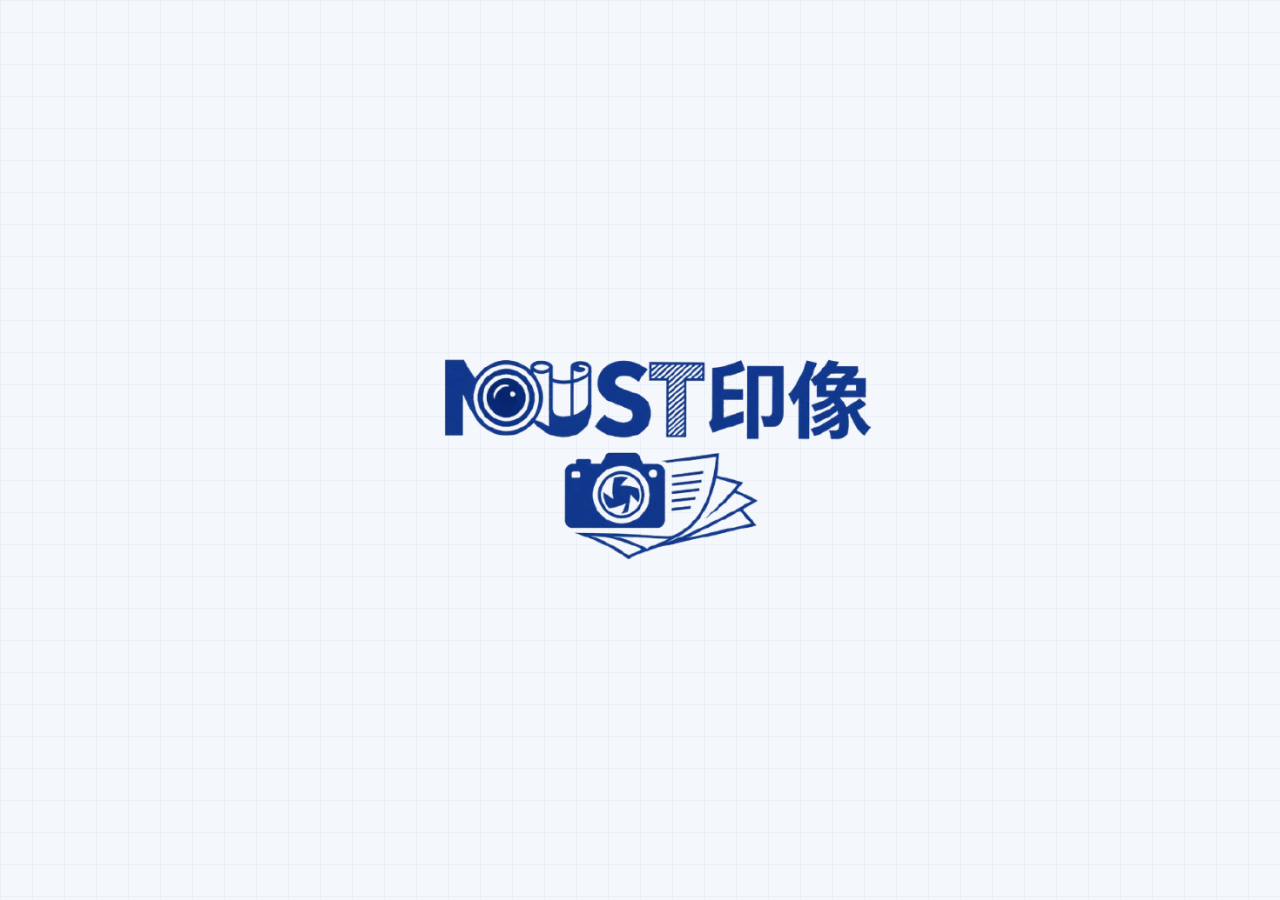
<file: index.html>
<!DOCTYPE html>
<html lang="zh-CN">

<head>
    <meta charset="UTF-8">
    <meta name="viewport" content="width=device-width, initial-scale=1.0">
    <title>MUSTEP 印像 - 澳门影像打印馆</title>
    <style>
        * {
            margin: 0;
            padding: 0;
            box-sizing: border-box;
        }

        body {
         
            min-height: 100vh;
            display: flex;
            align-items: center;
            justify-content: center;
            overflow: hidden;
        }

        .splash {
            position: fixed;
            top: 0;
            left: 0;
            width: 100%;
            height: 100%;
            background-color: #f4f7fb;
            background-image:
                linear-gradient(rgba(15, 54, 142, 0.03) 1px, transparent 1px),
                linear-gradient(90deg, rgba(15, 54, 142, 0.03) 1px, transparent 1px);
            background-size: 32px 32px;
            display: flex;
            align-items: center;
            justify-content: center;
            z-index: 9999;
        }

        .splash-img {
            width: 580px;
            height: auto;
            max-width: 70vw;
            opacity: 0;
            transform: scale(1.3);
        }

        .splash-img.zoom-in {
            opacity: 1;
            transform: scale(1);
            transition:
                transform 1.8s cubic-bezier(0.25, 0.46, 0.45, 0.94),
                opacity 1s ease;
        }

        .splash-img.move-to-corner {
            transform: translate(-35vw, -40vh) scale(0.35);
            transition:
                transform 1.5s cubic-bezier(0.25, 0.46, 0.45, 0.94),
                opacity 0.8s ease;
            opacity: 1;
        }

        .splash.done {
            opacity: 0;
            transition: opacity 0.6s ease;
            pointer-events: none;
        }
    </style>
</head>

<body>
    <div id="splash" class="splash">
        <img src="./images/first-stage.webp" alt="MUSTEP 印像" class="splash-img">
    </div>

    <script>
        // Splash Animation
        const splash = document.getElementById('splash');
        const splashImg = document.querySelector('.splash-img');

        function startSplash() {
            if (!splash || !splashImg) return;

            requestAnimationFrame(() => {
                splashImg.classList.add('zoom-in');
            });

            setTimeout(() => {
                splashImg.classList.add('move-to-corner');
            }, 2500);

            setTimeout(() => {
                window.location.href = './home.html';
            }, 4000);
        }

        if (document.readyState === 'loading') {
            document.addEventListener('DOMContentLoaded', startSplash);
        } else {
            startSplash();
        }
    </script>
</body>

</html>
</file>
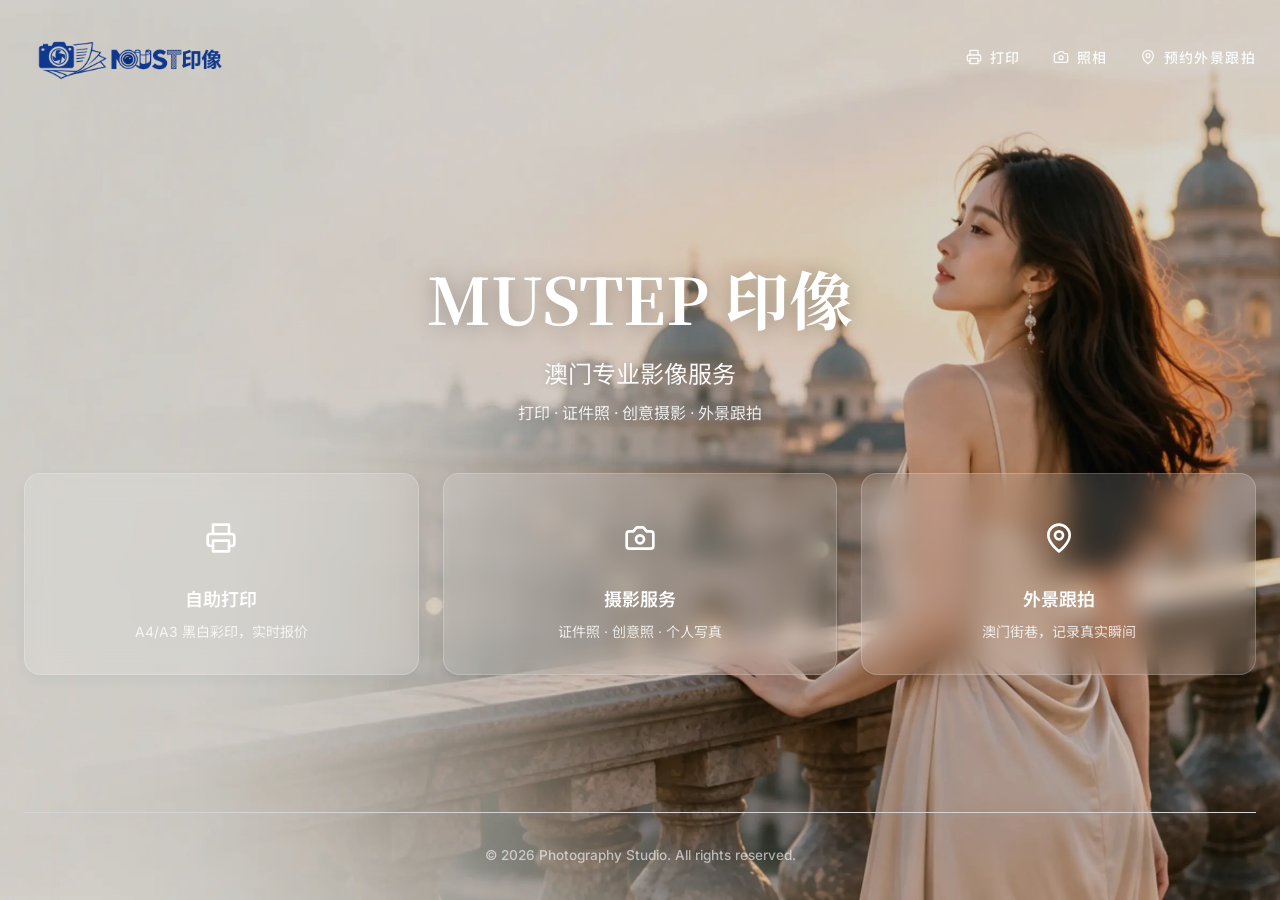
<file: home.html>
<!DOCTYPE html>
<html lang="zh-CN">

<head>
    <meta charset="UTF-8">
    <meta name="viewport" content="width=device-width, initial-scale=1.0">
    <title>澳门影像打印馆 - MUSTEP 印像</title>
    <link rel="preconnect" href="https://fonts.googleapis.com">
    <link rel="preconnect" href="https://fonts.gstatic.com" crossorigin>
    <link
        href="https://fonts.googleapis.com/css2?family=Cormorant+Garamond:ital,wght@0,400;0,600;0,700;1,400&family=Inter:wght@300;400;500;600&family=Noto+Sans+SC:wght@300;400;500;700&family=Noto+Serif+SC:wght@400;700&display=swap"
        rel="stylesheet">
    <link rel="stylesheet" href="styles.css">
</head>

<body class="home-body">
    <div class="home-bg">
        <img src="images/hero-1.webp" alt="澳门影像打印馆" class="home-bg-image">
        <div class="home-bg-overlay"></div>
    </div>

    <div class="page-wrapper home-page-wrapper">
        <div class="container">
            <!-- Header -->
            <header class="header home-header">
                <a href="home.html" class="logo">
                    <img src="images/second-stage.webp" alt="MUSTEP 印像" class="header-logo-img">
                </a>

                <nav class="nav-desktop">
                    <a href="print.html" class="nav-btn nav-btn-light">
                        <svg xmlns="http://www.w3.org/2000/svg" width="16" height="16" viewBox="0 0 24 24" fill="none"
                            stroke="currentColor" stroke-width="2" stroke-linecap="round" stroke-linejoin="round">
                            <polyline points="6 9 6 2 18 2 18 9" />
                            <path d="M6 18H4a2 2 0 0 1-2-2v-5a2 2 0 0 1 2-2h16a2 2 0 0 1 2 2v5a2 2 0 0 1-2 2h-2" />
                            <rect width="12" height="8" x="6" y="14" />
                        </svg> 打印
                    </a>
                    <a href="photo.html" class="nav-btn nav-btn-light">
                        <svg xmlns="http://www.w3.org/2000/svg" width="16" height="16" viewBox="0 0 24 24" fill="none"
                            stroke="currentColor" stroke-width="2" stroke-linecap="round" stroke-linejoin="round">
                            <path
                                d="M14.5 4h-5L7 7H4a2 2 0 0 0-2 2v9a2 2 0 0 0 2 2h16a2 2 0 0 0 2-2V9a2 2 0 0 0-2-2h-3l-2.5-3z" />
                            <circle cx="12" cy="13" r="3" />
                        </svg> 照相
                    </a>
                    <a href="location.html" class="nav-btn nav-btn-light">
                        <svg xmlns="http://www.w3.org/2000/svg" width="16" height="16" viewBox="0 0 24 24" fill="none"
                            stroke="currentColor" stroke-width="2" stroke-linecap="round" stroke-linejoin="round">
                            <path d="M20 10c0 6-8 12-8 12s-8-6-8-12a8 8 0 0 1 16 0Z" />
                            <circle cx="12" cy="10" r="3" />
                        </svg> 预约外景跟拍
                    </a>
                </nav>
            </header>

            <!-- Mobile Tabs -->
            <div class="mobile-tabs mobile-tabs-light">
                <a href="print.html" class="mobile-tab">
                    <svg xmlns="http://www.w3.org/2000/svg" width="16" height="16" viewBox="0 0 24 24" fill="none"
                        stroke="currentColor" stroke-width="2" stroke-linecap="round" stroke-linejoin="round">
                        <polyline points="6 9 6 2 18 2 18 9" />
                        <path d="M6 18H4a2 2 0 0 1-2-2v-5a2 2 0 0 1 2-2h16a2 2 0 0 1 2 2v5a2 2 0 0 1-2 2h-2" />
                        <rect width="12" height="8" x="6" y="14" />
                    </svg> <span>打印</span>
                </a>
                <a href="photo.html" class="mobile-tab">
                    <svg xmlns="http://www.w3.org/2000/svg" width="16" height="16" viewBox="0 0 24 24" fill="none"
                        stroke="currentColor" stroke-width="2" stroke-linecap="round" stroke-linejoin="round">
                        <path
                            d="M14.5 4h-5L7 7H4a2 2 0 0 0-2 2v9a2 2 0 0 0 2 2h16a2 2 0 0 0 2-2V9a2 2 0 0 0-2-2h-3l-2.5-3z" />
                        <circle cx="12" cy="13" r="3" />
                    </svg> <span>照相</span>
                </a>
                <a href="location.html" class="mobile-tab">
                    <svg xmlns="http://www.w3.org/2000/svg" width="16" height="16" viewBox="0 0 24 24" fill="none"
                        stroke="currentColor" stroke-width="2" stroke-linecap="round" stroke-linejoin="round">
                        <path d="M20 10c0 6-8 12-8 12s-8-6-8-12a8 8 0 0 1 16 0Z" />
                        <circle cx="12" cy="10" r="3" />
                    </svg> <span>外景</span>
                </a>
            </div>

            <main class="main-content home-main">
                <!-- Hero Content -->
                <section class="home-hero-content">
                    <h1 class="home-hero-title-main">MUSTEP 印像</h1>
                    <p class="home-hero-subtitle-main">澳门专业影像服务</p>
                    <p class="home-hero-desc-main">打印 · 证件照 · 创意摄影 · 外景跟拍</p>
                </section>

                <!-- Services Section -->
                <section class="services-section-home">
                    <div class="hero-services hero-services-home">
                        <a href="print.html" class="hero-card hero-card-glass">
                            <div class="hero-card-icon">
                                <svg xmlns="http://www.w3.org/2000/svg" width="32" height="32" viewBox="0 0 24 24"
                                    fill="none" stroke="currentColor" stroke-width="2" stroke-linecap="round"
                                    stroke-linejoin="round">
                                    <polyline points="6 9 6 2 18 2 18 9" />
                                    <path
                                        d="M6 18H4a2 2 0 0 1-2-2v-5a2 2 0 0 1 2-2h16a2 2 0 0 1 2 2v5a2 2 0 0 1-2 2h-2" />
                                    <rect width="12" height="8" x="6" y="14" />
                                </svg>
                            </div>
                            <h3 class="hero-card-title">自助打印</h3>
                            <p class="hero-card-desc">A4/A3 黑白彩印，实时报价</p>
                        </a>

                        <a href="photo.html" class="hero-card hero-card-glass">
                            <div class="hero-card-icon">
                                <svg xmlns="http://www.w3.org/2000/svg" width="32" height="32" viewBox="0 0 24 24"
                                    fill="none" stroke="currentColor" stroke-width="2" stroke-linecap="round"
                                    stroke-linejoin="round">
                                    <path
                                        d="M14.5 4h-5L7 7H4a2 2 0 0 0-2 2v9a2 2 0 0 0 2 2h16a2 2 0 0 0 2-2V9a2 2 0 0 0-2-2h-3l-2.5-3z" />
                                    <circle cx="12" cy="13" r="3" />
                                </svg>
                            </div>
                            <h3 class="hero-card-title">摄影服务</h3>
                            <p class="hero-card-desc">证件照 · 创意照 · 个人写真</p>
                        </a>

                        <a href="location.html" class="hero-card hero-card-glass">
                            <div class="hero-card-icon">
                                <svg xmlns="http://www.w3.org/2000/svg" width="32" height="32" viewBox="0 0 24 24"
                                    fill="none" stroke="currentColor" stroke-width="2" stroke-linecap="round"
                                    stroke-linejoin="round">
                                    <path d="M20 10c0 6-8 12-8 12s-8-6-8-12a8 8 0 0 1 16 0Z" />
                                    <circle cx="12" cy="10" r="3" />
                                </svg>
                            </div>
                            <h3 class="hero-card-title">外景跟拍</h3>
                            <p class="hero-card-desc">澳门街巷，记录真实瞬间</p>
                        </a>
                    </div>
                </section>
            </main>

            <!-- Footer -->
            <footer class="footer home-footer">
                <p class="footer-text footer-text-light">© 2026 Photography Studio. All rights reserved.</p>
            </footer>
        </div>
    </div>

    <script src="script.js"></script>
</body>

</html>
</file>
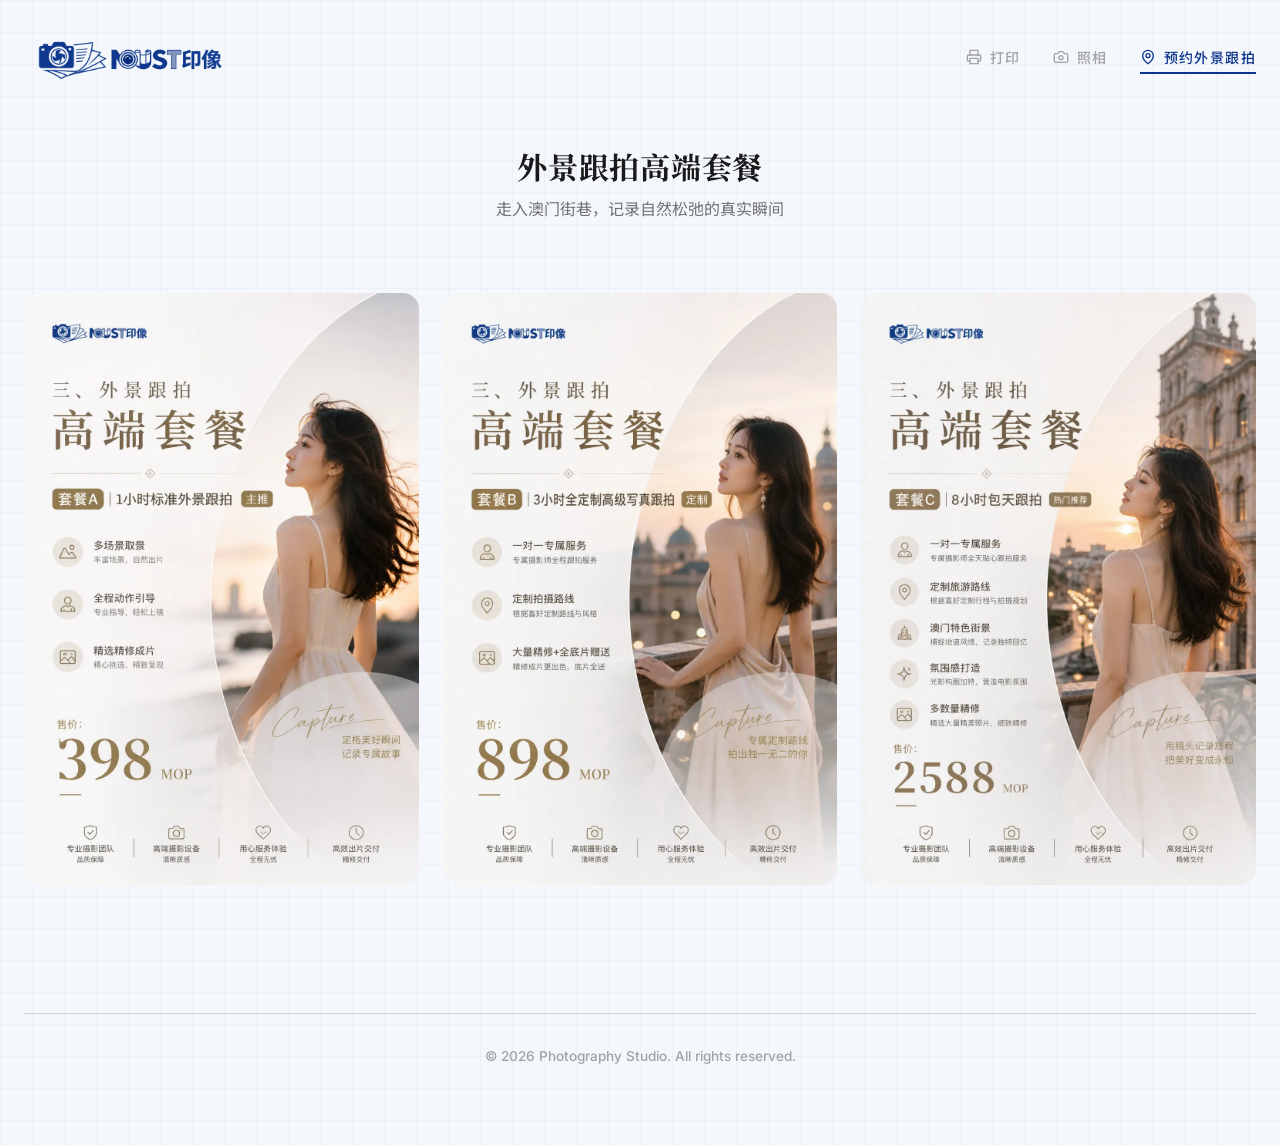
<file: location.html>
<!DOCTYPE html>
<html lang="zh-CN">

<head>
    <meta charset="UTF-8">
    <meta name="viewport" content="width=device-width, initial-scale=1.0">
    <title>外景跟拍 - 澳门影像打印馆</title>
    <link rel="preconnect" href="https://fonts.googleapis.com">
    <link rel="preconnect" href="https://fonts.gstatic.com" crossorigin>
    <link
        href="https://fonts.googleapis.com/css2?family=Cormorant+Garamond:ital,wght@0,400;0,600;0,700;1,400&family=Inter:wght@300;400;500;600&family=Noto+Sans+SC:wght@300;400;500;700&family=Noto+Serif+SC:wght@400;700&display=swap"
        rel="stylesheet">
    <link rel="stylesheet" href="styles.css">
</head>

<body>
    <div class="page-wrapper">
        <div class="container">
            <!-- Header -->
            <header class="header">
                <a href="home.html" class="logo">
                    <img src="images/second-stage.webp" alt="MUSTEP 印像" class="header-logo-img">
                </a>

                <nav class="nav-desktop">
                    <a href="print.html" class="nav-btn">
                        <svg xmlns="http://www.w3.org/2000/svg" width="16" height="16" viewBox="0 0 24 24" fill="none"
                            stroke="currentColor" stroke-width="2" stroke-linecap="round" stroke-linejoin="round">
                            <polyline points="6 9 6 2 18 2 18 9" />
                            <path d="M6 18H4a2 2 0 0 1-2-2v-5a2 2 0 0 1 2-2h16a2 2 0 0 1 2 2v5a2 2 0 0 1-2 2h-2" />
                            <rect width="12" height="8" x="6" y="14" />
                        </svg> 打印
                    </a>
                    <a href="photo.html" class="nav-btn">
                        <svg xmlns="http://www.w3.org/2000/svg" width="16" height="16" viewBox="0 0 24 24" fill="none"
                            stroke="currentColor" stroke-width="2" stroke-linecap="round" stroke-linejoin="round">
                            <path
                                d="M14.5 4h-5L7 7H4a2 2 0 0 0-2 2v9a2 2 0 0 0 2 2h16a2 2 0 0 0 2-2V9a2 2 0 0 0-2-2h-3l-2.5-3z" />
                            <circle cx="12" cy="13" r="3" />
                        </svg> 照相
                    </a>
                    <a href="location.html" class="nav-btn active">
                        <svg xmlns="http://www.w3.org/2000/svg" width="16" height="16" viewBox="0 0 24 24" fill="none"
                            stroke="currentColor" stroke-width="2" stroke-linecap="round" stroke-linejoin="round">
                            <path d="M20 10c0 6-8 12-8 12s-8-6-8-12a8 8 0 0 1 16 0Z" />
                            <circle cx="12" cy="10" r="3" />
                        </svg> 预约外景跟拍
                    </a>
                </nav>
            </header>

            <!-- Mobile Tabs -->
            <div class="mobile-tabs">
                <a href="print.html" class="mobile-tab">
                    <svg xmlns="http://www.w3.org/2000/svg" width="16" height="16" viewBox="0 0 24 24" fill="none"
                        stroke="currentColor" stroke-width="2" stroke-linecap="round" stroke-linejoin="round">
                        <polyline points="6 9 6 2 18 2 18 9" />
                        <path d="M6 18H4a2 2 0 0 1-2-2v-5a2 2 0 0 1 2-2h16a2 2 0 0 1 2 2v5a2 2 0 0 1-2 2h-2" />
                        <rect width="12" height="8" x="6" y="14" />
                    </svg> <span>打印</span>
                </a>
                <a href="photo.html" class="mobile-tab">
                    <svg xmlns="http://www.w3.org/2000/svg" width="16" height="16" viewBox="0 0 24 24" fill="none"
                        stroke="currentColor" stroke-width="2" stroke-linecap="round" stroke-linejoin="round">
                        <path
                            d="M14.5 4h-5L7 7H4a2 2 0 0 0-2 2v9a2 2 0 0 0 2 2h16a2 2 0 0 0 2-2V9a2 2 0 0 0-2-2h-3l-2.5-3z" />
                        <circle cx="12" cy="13" r="3" />
                    </svg> <span>照相</span>
                </a>
                <a href="location.html" class="mobile-tab active">
                    <svg xmlns="http://www.w3.org/2000/svg" width="16" height="16" viewBox="0 0 24 24" fill="none"
                        stroke="currentColor" stroke-width="2" stroke-linecap="round" stroke-linejoin="round">
                        <path d="M20 10c0 6-8 12-8 12s-8-6-8-12a8 8 0 0 1 16 0Z" />
                        <circle cx="12" cy="10" r="3" />
                    </svg> <span>外景跟拍</span>
                </a>
            </div>

            <main class="main-content">
                <!-- Section Header -->
                <div class="section-header">
                    <h2 class="section-title-center">外景跟拍高端套餐</h2>
                    <p class="section-subtitle-center">走入澳门街巷，记录自然松弛的真实瞬间</p>
                </div>

                <!-- Package Images Grid -->
                <section class="package-images-section">
                    <div class="package-images-grid">
                        <div class="package-image-item">
                            <img src="images/a.webp" alt="套餐A - 1小时标准外景跟拍" class="package-image">
                        </div>
                        <div class="package-image-item">
                            <img src="images/b.webp" alt="套餐B - 3小时全定制高级写真跟拍" class="package-image">
                        </div>
                        <div class="package-image-item">
                            <img src="images/c.webp" alt="套餐C - 8小时包天尊享游拍" class="package-image">
                        </div>
                    </div>
                </section>
            </main>

            <!-- Footer -->
            <footer class="footer">

                <p class="footer-text">© 2026 Photography Studio. All rights reserved.</p>
            </footer>
        </div>
    </div>

    <script src="script.js"></script>
</body>

</html>
</file>
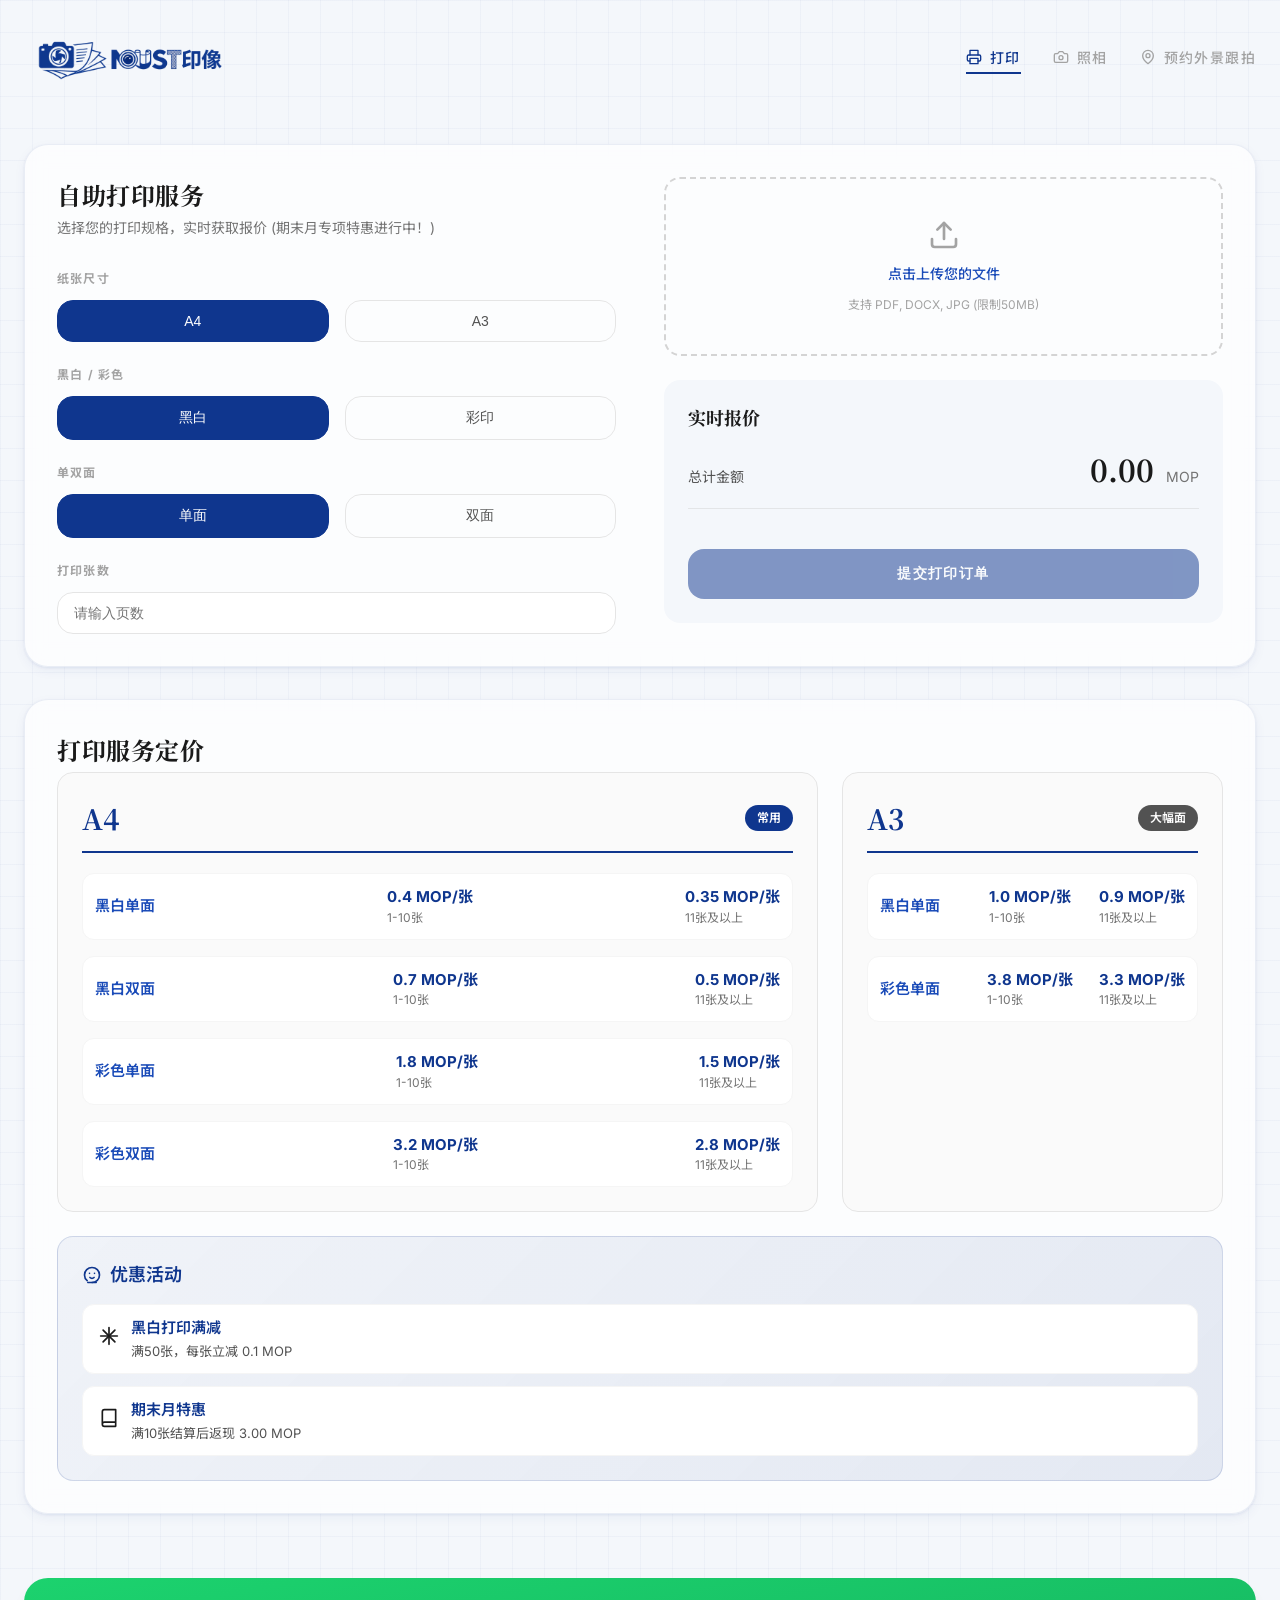
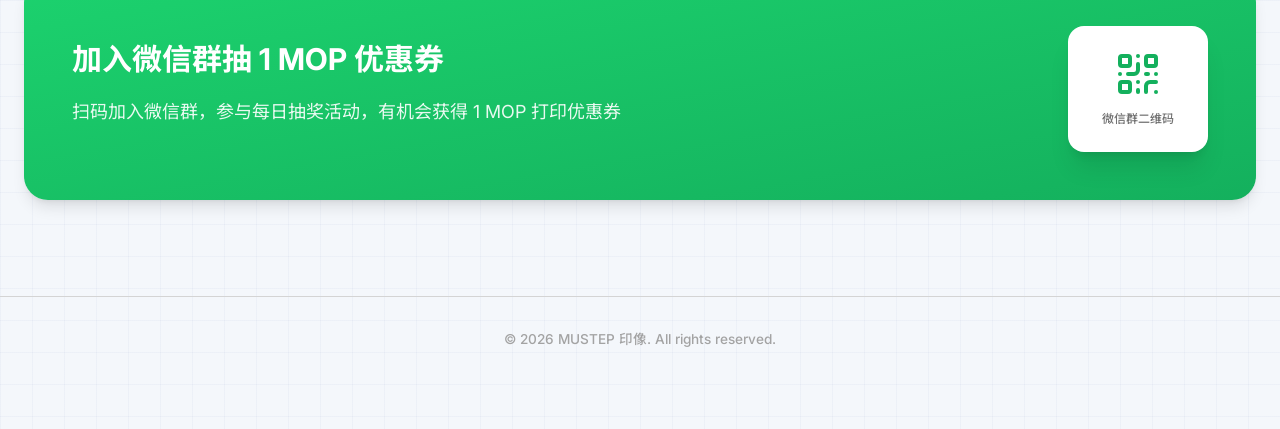
<file: print.html>
<!DOCTYPE html>
<html lang="zh-CN">

<head>
    <meta charset="UTF-8">
    <meta name="viewport" content="width=device-width, initial-scale=1.0">
    <title>自助打印 - 澳门影像打印馆</title>
    <link rel="preconnect" href="https://fonts.googleapis.com">
    <link rel="preconnect" href="https://fonts.gstatic.com" crossorigin>
    <link
        href="https://fonts.googleapis.com/css2?family=Cormorant+Garamond:ital,wght@0,400;0,600;0,700;1,400&family=Inter:wght@300;400;500;600&family=Noto+Sans+SC:wght@300;400;500;700&family=Noto+Serif+SC:wght@400;700&display=swap"
        rel="stylesheet">
    <link rel="stylesheet" href="styles.css">
</head>

<body>
    <div class="page-wrapper">
        <div class="container">
            <!-- Header -->
            <header class="header">
                <a href="home.html" class="logo">
                    <img src="images/second-stage.webp" alt="MUSTEP 印像" class="header-logo-img">
                </a>

                <nav class="nav-desktop">
                    <a href="print.html" class="nav-btn active">
                        <svg xmlns="http://www.w3.org/2000/svg" width="16" height="16" viewBox="0 0 24 24" fill="none"
                            stroke="currentColor" stroke-width="2" stroke-linecap="round" stroke-linejoin="round">
                            <polyline points="6 9 6 2 18 2 18 9" />
                            <path d="M6 18H4a2 2 0 0 1-2-2v-5a2 2 0 0 1 2-2h16a2 2 0 0 1 2 2v5a2 2 0 0 1-2 2h-2" />
                            <rect width="12" height="8" x="6" y="14" />
                        </svg> 打印
                    </a>
                    <a href="photo.html" class="nav-btn">
                        <svg xmlns="http://www.w3.org/2000/svg" width="16" height="16" viewBox="0 0 24 24" fill="none"
                            stroke="currentColor" stroke-width="2" stroke-linecap="round" stroke-linejoin="round">
                            <path
                                d="M14.5 4h-5L7 7H4a2 2 0 0 0-2 2v9a2 2 0 0 0 2 2h16a2 2 0 0 0 2-2V9a2 2 0 0 0-2-2h-3l-2.5-3z" />
                            <circle cx="12" cy="13" r="3" />
                        </svg> 照相
                    </a>
                    <a href="location.html" class="nav-btn">
                        <svg xmlns="http://www.w3.org/2000/svg" width="16" height="16" viewBox="0 0 24 24" fill="none"
                            stroke="currentColor" stroke-width="2" stroke-linecap="round" stroke-linejoin="round">
                            <path d="M20 10c0 6-8 12-8 12s-8-6-8-12a8 8 0 0 1 16 0Z" />
                            <circle cx="12" cy="10" r="3" />
                        </svg> 预约外景跟拍
                    </a>
                </nav>
            </header>

            <!-- Mobile Tabs -->
            <div class="mobile-tabs">
                <a href="print.html" class="mobile-tab active">
                    <svg xmlns="http://www.w3.org/2000/svg" width="16" height="16" viewBox="0 0 24 24" fill="none"
                        stroke="currentColor" stroke-width="2" stroke-linecap="round" stroke-linejoin="round">
                        <polyline points="6 9 6 2 18 2 18 9" />
                        <path d="M6 18H4a2 2 0 0 1-2-2v-5a2 2 0 0 1 2-2h16a2 2 0 0 1 2 2v5a2 2 0 0 1-2 2h-2" />
                        <rect width="12" height="8" x="6" y="14" />
                    </svg> <span>打印</span>
                </a>
                <a href="photo.html" class="mobile-tab">
                    <svg xmlns="http://www.w3.org/2000/svg" width="16" height="16" viewBox="0 0 24 24" fill="none"
                        stroke="currentColor" stroke-width="2" stroke-linecap="round" stroke-linejoin="round">
                        <path
                            d="M14.5 4h-5L7 7H4a2 2 0 0 0-2 2v9a2 2 0 0 0 2 2h16a2 2 0 0 0 2-2V9a2 2 0 0 0-2-2h-3l-2.5-3z" />
                        <circle cx="12" cy="13" r="3" />
                    </svg> <span>照相</span>
                </a>
                <a href="location.html" class="mobile-tab">
                    <svg xmlns="http://www.w3.org/2000/svg" width="16" height="16" viewBox="0 0 24 24" fill="none"
                        stroke="currentColor" stroke-width="2" stroke-linecap="round" stroke-linejoin="round">
                        <path d="M20 10c0 6-8 12-8 12s-8-6-8-12a8 8 0 0 1 16 0Z" />
                        <circle cx="12" cy="10" r="3" />
                    </svg> <span>外景</span>
                </a>
            </div>

            <main class="main-content">
                <!-- Print Section -->
                <section id="print-section">
                    <div class="card">
                        <div class="print-layout">
                            <div class="print-options">
                                <h2 class="section-title">自助打印服务</h2>
                                <p class="section-subtitle">选择您的打印规格，实时获取报价 (期末月专项特惠进行中！)</p>

                                <div class="options-list">
                                    <div class="option-group">
                                        <label class="option-label">纸张尺寸</label>
                                        <div class="option-buttons">
                                            <button data-size="A4" class="option-btn size-btn active">A4</button>
                                            <button data-size="A3" class="option-btn size-btn">A3</button>
                                        </div>
                                    </div>

                                    <div class="option-group">
                                        <label class="option-label">黑白 / 彩色</label>
                                        <div class="option-buttons">
                                            <button data-color="bw" class="option-btn color-btn active">黑白</button>
                                            <button data-color="color" class="option-btn color-btn">彩印</button>
                                        </div>
                                    </div>

                                    <div class="option-group">
                                        <label class="option-label">单双面</label>
                                        <div class="option-buttons">
                                            <button data-sides="single" class="option-btn sides-btn active">单面</button>
                                            <button data-sides="double" class="option-btn sides-btn">双面</button>
                                        </div>
                                    </div>

                                    <div class="option-group">
                                        <label class="option-label">打印张数</label>
                                        <input type="number" id="pages-input" min="0" placeholder="请输入页数"
                                            class="number-input">
                                    </div>
                                </div>
                            </div>

                            <div class="print-quote">
                                <div id="upload-area" class="upload-area">
                                    <input type="file" id="file-input" class="file-input"
                                        accept=".pdf,.docx,.jpg,.jpeg,.png">
                                    <div id="upload-placeholder" class="upload-placeholder">
                                        <svg xmlns="http://www.w3.org/2000/svg" width="32" height="32"
                                            viewBox="0 0 24 24" fill="none" stroke="currentColor" stroke-width="2"
                                            stroke-linecap="round" stroke-linejoin="round">
                                            <path d="M21 15v4a2 2 0 0 1-2 2H5a2 2 0 0 1-2-2v-4" />
                                            <polyline points="17 8 12 3 7 8" />
                                            <line x1="12" x2="12" y1="3" y2="15" />
                                        </svg>
                                        <span class="upload-text">点击上传您的文件</span>
                                        <span class="upload-hint">支持 PDF, DOCX, JPG (限制50MB)</span>
                                    </div>
                                    <div id="upload-success" class="upload-success hidden">
                                        <svg xmlns="http://www.w3.org/2000/svg" width="40" height="40"
                                            viewBox="0 0 24 24" fill="none" stroke="currentColor" stroke-width="2"
                                            stroke-linecap="round" stroke-linejoin="round">
                                            <circle cx="12" cy="12" r="10" />
                                            <path d="m9 12 2 2 4-4" />
                                        </svg>
                                        <span class="upload-text">文件已成功上传</span>
                                        <span id="upload-filename" class="upload-hint">Document_final.pdf</span>
                                    </div>
                                </div>

                                <div class="quote-box">
                                    <h3 class="quote-title">实时报价</h3>
                                    <div class="quote-row">
                                        <span class="quote-label">总计金额</span>
                                        <span class="quote-price"><span id="total-price">0.00</span> <span
                                                class="quote-currency">MOP</span></span>
                                    </div>

                                    <div id="discount-area" class="discount-area">
                                        <div id="bw-discount" class="discount-item discount-bw hidden">
                                            <span>已享黑白打印满50张减免</span>
                                            <span id="bw-discount-amount">- 0.00 MOP</span>
                                        </div>
                                        <div id="finals-discount" class="discount-item discount-finals hidden">
                                            <span>
                                                <svg xmlns="http://www.w3.org/2000/svg" width="16" height="16"
                                                    viewBox="0 0 24 24" fill="none" stroke="currentColor"
                                                    stroke-width="2" stroke-linecap="round" stroke-linejoin="round"
                                                    style="display: inline-block; vertical-align: middle; margin-right: 4px;">
                                                    <path d="M7 21h10" />
                                                    <path
                                                        d="M12 21a9 9 0 0 0 9-9c0-4.97-4.03-9-9-9-4.97 0-9 4.03-9 9 0 2.76 1.24 5.23 3.2 6.88" />
                                                    <path d="M9 10h.01" />
                                                    <path d="M15 10h.01" />
                                                    <path d="M9.5 15a3.5 3.5 0 0 0 5 0" />
                                                </svg>
                                                期末优惠：满10张结算后返现
                                            </span>
                                            <span>3.00 MOP</span>
                                        </div>
                                    </div>

                                    <button id="submit-order" class="submit-btn" disabled>提交打印订单</button>
                                </div>
                            </div>
                        </div>
                    </div>
                </section>

                <!-- Pricing Section -->
                <section class="pricing-section">
                    <div class="card">
                        <h2 class="section-title">打印服务定价</h2>

                        <div class="pricing-grid">
                            <!-- A4 Pricing -->
                            <div class="pricing-card">
                                <div class="pricing-header">
                                    <span class="pricing-size">A4</span>
                                    <span class="pricing-badge">常用</span>
                                </div>
                                <div class="pricing-content">
                                    <div class="pricing-item">
                                        <span class="pricing-type">黑白单面</span>
                                        <div class="pricing-detail">
                                            <span class="pricing-price">0.4 MOP/张</span>
                                            <span class="pricing-note">1-10张</span>
                                        </div>
                                        <div class="pricing-detail">
                                            <span class="pricing-price pricing-price-discount">0.35 MOP/张</span>
                                            <span class="pricing-note">11张及以上</span>
                                        </div>
                                    </div>
                                    <div class="pricing-item">
                                        <span class="pricing-type">黑白双面</span>
                                        <div class="pricing-detail">
                                            <span class="pricing-price">0.7 MOP/张</span>
                                            <span class="pricing-note">1-10张</span>
                                        </div>
                                        <div class="pricing-detail">
                                            <span class="pricing-price pricing-price-discount">0.5 MOP/张</span>
                                            <span class="pricing-note">11张及以上</span>
                                        </div>
                                    </div>
                                    <div class="pricing-item">
                                        <span class="pricing-type">彩色单面</span>
                                        <div class="pricing-detail">
                                            <span class="pricing-price">1.8 MOP/张</span>
                                            <span class="pricing-note">1-10张</span>
                                        </div>
                                        <div class="pricing-detail">
                                            <span class="pricing-price pricing-price-discount">1.5 MOP/张</span>
                                            <span class="pricing-note">11张及以上</span>
                                        </div>
                                    </div>
                                    <div class="pricing-item">
                                        <span class="pricing-type">彩色双面</span>
                                        <div class="pricing-detail">
                                            <span class="pricing-price">3.2 MOP/张</span>
                                            <span class="pricing-note">1-10张</span>
                                        </div>
                                        <div class="pricing-detail">
                                            <span class="pricing-price pricing-price-discount">2.8 MOP/张</span>
                                            <span class="pricing-note">11张及以上</span>
                                        </div>
                                    </div>
                                </div>
                            </div>

                            <!-- A3 Pricing -->
                            <div class="pricing-card">
                                <div class="pricing-header">
                                    <span class="pricing-size">A3</span>
                                    <span class="pricing-badge pricing-badge-secondary">大幅面</span>
                                </div>
                                <div class="pricing-content">
                                    <div class="pricing-item">
                                        <span class="pricing-type">黑白单面</span>
                                        <div class="pricing-detail">
                                            <span class="pricing-price">1.0 MOP/张</span>
                                            <span class="pricing-note">1-10张</span>
                                        </div>
                                        <div class="pricing-detail">
                                            <span class="pricing-price pricing-price-discount">0.9 MOP/张</span>
                                            <span class="pricing-note">11张及以上</span>
                                        </div>
                                    </div>
                                    <div class="pricing-item">
                                        <span class="pricing-type">彩色单面</span>
                                        <div class="pricing-detail">
                                            <span class="pricing-price">3.8 MOP/张</span>
                                            <span class="pricing-note">1-10张</span>
                                        </div>
                                        <div class="pricing-detail">
                                            <span class="pricing-price pricing-price-discount">3.3 MOP/张</span>
                                            <span class="pricing-note">11张及以上</span>
                                        </div>
                                    </div>
                                </div>
                            </div>
                        </div>

                        <!-- Promotions -->
                        <div class="promotions-box">
                            <h3 class="promotions-title">
                                <svg xmlns="http://www.w3.org/2000/svg" width="20" height="20" viewBox="0 0 24 24"
                                    fill="none" stroke="currentColor" stroke-width="2" stroke-linecap="round"
                                    stroke-linejoin="round">
                                    <path d="M7 21h10" />
                                    <path
                                        d="M12 21a9 9 0 0 0 9-9c0-4.97-4.03-9-9-9-4.97 0-9 4.03-9 9 0 2.76 1.24 5.23 3.2 6.88" />
                                    <path d="M9 10h.01" />
                                    <path d="M15 10h.01" />
                                    <path d="M9.5 15a3.5 3.5 0 0 0 5 0" />
                                </svg>
                                优惠活动
                            </h3>
                            <div class="promotions-list">
                                <div class="promotion-item">
                                    <span class="promotion-icon">
                                        <svg xmlns="http://www.w3.org/2000/svg" width="20" height="20"
                                            viewBox="0 0 24 24" fill="none" stroke="currentColor" stroke-width="2"
                                            stroke-linecap="round" stroke-linejoin="round">
                                            <path d="M12 2v20" />
                                            <path d="M2 12h20" />
                                            <path d="m4.93 4.93 14.14 14.14" />
                                            <path d="m19.07 4.93-14.14 14.14" />
                                        </svg>
                                    </span>
                                    <div class="promotion-info">
                                        <span class="promotion-name">黑白打印满减</span>
                                        <span class="promotion-desc">满50张，每张立减 0.1 MOP</span>
                                    </div>
                                </div>
                                <div class="promotion-item">
                                    <span class="promotion-icon">
                                        <svg xmlns="http://www.w3.org/2000/svg" width="20" height="20"
                                            viewBox="0 0 24 24" fill="none" stroke="currentColor" stroke-width="2"
                                            stroke-linecap="round" stroke-linejoin="round">
                                            <path d="M4 19.5v-15A2.5 2.5 0 0 1 6.5 2H20v20H6.5a2.5 2.5 0 0 1 0-5H20" />
                                        </svg>
                                    </span>
                                    <div class="promotion-info">
                                        <span class="promotion-name">期末月特惠</span>
                                        <span class="promotion-desc">满10张结算后返现 3.00 MOP</span>
                                    </div>
                                </div>
                            </div>
                        </div>
                    </div>
                </section>

                <!-- WeChat QR Code Section -->
                <section class="wechat-section">
                    <div class="wechat-content">
                        <div class="wechat-info">
                            <h3 class="wechat-title">加入微信群抽 1 MOP 优惠券</h3>
                            <p class="wechat-desc">扫码加入微信群，参与每日抽奖活动，有机会获得 1 MOP 打印优惠券</p>
                        </div>
                        <div class="wechat-qr">
                            <div class="qr-placeholder">
                                <svg xmlns="http://www.w3.org/2000/svg" width="48" height="48" viewBox="0 0 24 24"
                                    fill="none" stroke="currentColor" stroke-width="2" stroke-linecap="round"
                                    stroke-linejoin="round">
                                    <rect width="5" height="5" x="3" y="3" rx="1" />
                                    <rect width="5" height="5" x="16" y="3" rx="1" />
                                    <rect width="5" height="5" x="3" y="16" rx="1" />
                                    <path d="M21 16h-3a2 2 0 0 0-2 2v3" />
                                    <path d="M21 21v.01" />
                                    <path d="M12 7v3a2 2 0 0 1-2 2H7" />
                                    <path d="M3 12h.01" />
                                    <path d="M12 3h.01" />
                                    <path d="M12 16v.01" />
                                    <path d="M16 12h1" />
                                    <path d="M21 12v.01" />
                                    <path d="M12 21v-1" />
                                </svg>
                                <span>微信群二维码</span>
                            </div>
                        </div>
                    </div>
                </section>
            </main>
        </div>
        <footer class="footer">
            <p class="footer-text">© 2026 MUSTEP 印像. All rights reserved.</p>
        </footer>
    </div>

    <script src="script.js"></script>
</body>

</html>
</file>
<file: styles.css>
/* ============================================
   澳门影像打印馆 - 原生 CSS 样式
   ============================================ */

/* CSS Variables */
:root {
  --bg-color: #f4f7fb;
  --text-primary: #1a1a1a;
  --text-secondary: #737373;
  --text-muted: #a3a3a3;
  --white: #ffffff;
  --black: #000000;
  --primary: #0f368e;
  --primary-light: #1a4bb8;
  --gray-50: #fafafa;
  --gray-100: #f5f5f5;
  --gray-200: #e5e5e5;
  --gray-300: #d4d4d4;
  --gray-400: #a3a3a3;
  --gray-500: #737373;
  --gray-600: #525252;
  --gray-700: #1a4bb8;
  --gray-800: #0f368e;
  --gray-900: #0f368e;
  --green: #14b05d;
  --green-light: #1cd26e;
  --red: #dc2626;
  --font-serif: "Noto Serif SC", Georgia, serif;
  --font-sans: "Inter", "Noto Sans SC", system-ui, sans-serif;
  --radius-sm: 0.375rem;
  --radius-md: 0.5rem;
  --radius-lg: 0.75rem;
  --radius-xl: 1rem;
  --radius-2xl: 1.5rem;
  --shadow-sm: 0 1px 2px 0 rgba(0, 0, 0, 0.05);
  --shadow-md:
    0 4px 6px -1px rgba(0, 0, 0, 0.1), 0 2px 4px -2px rgba(0, 0, 0, 0.1);
  --shadow-lg:
    0 10px 15px -3px rgba(0, 0, 0, 0.1), 0 4px 6px -4px rgba(0, 0, 0, 0.1);
  --shadow-xl:
    0 20px 25px -5px rgba(0, 0, 0, 0.1), 0 8px 10px -6px rgba(0, 0, 0, 0.1);
}

/* Reset & Base */
* {
  margin: 0;
  padding: 0;
  box-sizing: border-box;
}
a {
  text-decoration: none;
}

body {
  background-color: var(--bg-color);
  background-image:
    linear-gradient(rgba(15, 54, 142, 0.03) 1px, transparent 1px),
    linear-gradient(90deg, rgba(15, 54, 142, 0.03) 1px, transparent 1px);
  background-size: 32px 32px;
  color: var(--text-primary);
  font-family: var(--font-sans);
  -webkit-font-smoothing: antialiased;
  -moz-osx-font-smoothing: grayscale;
  line-height: 1.5;
}

/* Utility Classes */
.hidden {
  display: none !important;
}

/* ============================================
   Splash Screen
   ============================================ */

.splash {
  position: fixed;
  top: 0;
  left: 0;
  width: 100%;
  height: 100%;
  background-color: #f4f7fb;
  background-image:
    linear-gradient(rgba(15, 54, 142, 0.03) 1px, transparent 1px),
    linear-gradient(90deg, rgba(15, 54, 142, 0.03) 1px, transparent 1px);
  background-size: 32px 32px;
  display: flex;
  align-items: center;
  justify-content: center;
  z-index: 9999;
}

.splash-img {
  width: 580px;
  height: auto;
  max-width: 70vw;
  opacity: 0;
  transform: scale(1.3);
}

.splash-img.zoom-in {
  opacity: 1;
  transform: scale(1);
  transition:
    transform 1.8s cubic-bezier(0.25, 0.46, 0.45, 0.94),
    opacity 1s ease;
}

.splash-img.move-to-corner {
  transform: translate(-35vw, -40vh) scale(0.35);
  transition:
    transform 1.5s cubic-bezier(0.25, 0.46, 0.45, 0.94),
    opacity 0.8s ease;
  opacity: 1;
}

.splash.done {
  opacity: 0;
  transition: opacity 0.6s ease;
  pointer-events: none;
}

/* Header Logo */
.header-logo-img {
  height: 40px;
  width: auto;
}

/* Page Layout */
.page-wrapper {
  min-height: 100vh;
  padding-bottom: 5rem;
}

.container {
  max-width: 84rem;
  margin: 0 auto;
  padding: 2.5rem 1.5rem 0;
}

/* Header */
.header {
  display: flex;
  justify-content: center;
  align-items: center;
  margin-bottom: 4rem;
}

.logo {
  display: flex;
  align-items: center;
  gap: 1rem;
}

.logo-icon {
  width: 3rem;
  height: 3rem;
  background-color: var(--gray-900);
  color: var(--white);
  border-radius: 50%;
  display: flex;
  align-items: center;
  justify-content: center;
  box-shadow: var(--shadow-lg);
}

.logo-text {
  font-family: var(--font-serif);
  font-size: 1.25rem;
  font-weight: 700;
  letter-spacing: 0.2em;
  text-transform: uppercase;
}

/* Navigation */
.nav-desktop {
  display: none;
  align-items: center;
  gap: 2rem;
}

.nav-btn {
  display: flex;
  align-items: center;
  gap: 0.5rem;
  padding-bottom: 0.25rem;
  font-size: 0.875rem;
  font-weight: 500;
  letter-spacing: 0.1em;
  text-transform: uppercase;
  background: none;
  border: none;
  border-bottom: 2px solid transparent;
  color: var(--text-muted);
  cursor: pointer;
  transition: all 0.15s ease;
}

.nav-btn:hover {
  color: var(--gray-700);
}

.nav-btn.active {
  border-bottom-color: var(--gray-900);
  color: var(--gray-900);
}

.menu-icon {
  display: block;
  color: var(--gray-900);
}

/* Mobile Tabs */
.mobile-tabs {
  display: flex;
  background-color: var(--white);
  border-radius: 9999px;
  padding: 0.5rem;
  margin-bottom: 2.5rem;
  box-shadow: var(--shadow-sm);
  border: 1px solid var(--gray-200);
}

.mobile-tab {
  flex: 1;
  display: flex;
  justify-content: center;
  align-items: center;
  gap: 0.5rem;
  padding: 0.5rem 0;
  font-size: 0.875rem;
  font-weight: 500;
  background: none;
  border: none;
  border-radius: 9999px;
  color: var(--gray-500);
  cursor: pointer;
  transition: all 0.15s ease;
}

.mobile-tab.active {
  background-color: var(--gray-900);
  color: var(--white);
}

.mobile-tab span.hidden {
  display: none;
}

/* Main Content */
.main-content {
  min-height: 60vh;
}

/* Tab Content Animation */
.tab-content {
  animation: fadeIn 0.3s ease-out;
}

@keyframes fadeIn {
  from {
    opacity: 0;
    transform: translateY(10px);
  }
  to {
    opacity: 1;
    transform: translateY(0);
  }
}

/* Cards */
.card {
  background-color: rgba(255, 255, 255, 0.7);
  backdrop-filter: blur(10px);
  -webkit-backdrop-filter: blur(10px);
  border-radius: var(--radius-2xl);
  padding: 2rem;
  box-shadow:
    0 1px 3px rgba(15, 54, 142, 0.08),
    0 4px 12px rgba(15, 54, 142, 0.05);
  border: 1px solid rgba(15, 54, 142, 0.08);
}

/* Print Section */
.print-layout {
  display: flex;
  flex-direction: column;
  gap: 3rem;
}

.print-options {
  flex: 1;
}

.print-quote {
  flex: 1;
  display: flex;
  flex-direction: column;
  gap: 1.5rem;
}

.section-title {
  font-family: var(--font-serif);
  font-size: 1.5rem;
  font-weight: 700;
  text-transform: uppercase;
  letter-spacing: 0.025em;
  margin-bottom: 0.25rem;
}

.section-subtitle {
  color: var(--text-secondary);
  font-size: 0.875rem;
  margin-bottom: 2rem;
}

.options-list {
  display: flex;
  flex-direction: column;
  gap: 1.5rem;
}

.option-group {
  display: flex;
  flex-direction: column;
  gap: 0.75rem;
}

.option-label {
  font-size: 0.75rem;
  font-weight: 700;
  color: var(--text-muted);
  text-transform: uppercase;
  letter-spacing: 0.1em;
}

.option-buttons {
  display: flex;
  gap: 1rem;
}

.option-btn {
  flex: 1;
  padding: 0.75rem 0;
  font-size: 0.875rem;
  background: none;
  border: 1px solid var(--gray-200);
  border-radius: var(--radius-xl);
  color: var(--gray-600);
  cursor: pointer;
  transition: all 0.15s ease;
}

.option-btn:hover {
  border-color: var(--gray-400);
}

.option-btn.active {
  background-color: var(--gray-900);
  border-color: var(--gray-900);
  color: var(--white);
}

.option-btn:disabled {
  opacity: 0.5;
  cursor: not-allowed;
}

.number-input {
  width: 100%;
  padding: 0.75rem 1rem;
  font-size: 0.875rem;
  border: 1px solid var(--gray-200);
  border-radius: var(--radius-xl);
  outline: none;
  transition: all 0.15s ease;
}

.number-input:focus {
  border-color: var(--gray-900);
  box-shadow: 0 0 0 1px var(--gray-900);
}

/* Upload Area */
.upload-area {
  border: 2px dashed var(--gray-300);
  border-radius: var(--radius-xl);
  padding: 2.5rem;
  text-align: center;
  cursor: pointer;
  transition: background-color 0.15s ease;
  position: relative;
}

.upload-area:hover {
  background-color: var(--gray-50);
}

/* 隐藏文件输入框 */
.file-input {
  position: absolute;
  top: 0;
  left: 0;
  width: 100%;
  height: 100%;
  opacity: 0;
  cursor: pointer;
  z-index: 10;
}

.upload-placeholder {
  display: flex;
  flex-direction: column;
  align-items: center;
  gap: 0.75rem;
}

.upload-placeholder svg {
  color: var(--gray-400);
  transition: color 0.15s ease;
}

.upload-area:hover .upload-placeholder svg {
  color: var(--gray-600);
}

.upload-success {
  display: flex;
  flex-direction: column;
  align-items: center;
  gap: 0.75rem;
}

.upload-success svg {
  color: #22c55e;
}

.upload-text {
  font-weight: 500;
  font-size: 0.875rem;
  color: var(--gray-700);
}

.upload-hint {
  font-size: 0.75rem;
  color: var(--text-muted);
}

/* Quote Box */
.quote-box {
  background-color: var(--bg-color);
  border-radius: var(--radius-xl);
  padding: 1.5rem;
}

.quote-title {
  font-family: var(--font-serif);
  font-size: 1.125rem;
  font-weight: 700;
  margin-bottom: 1rem;
}

.quote-row {
  display: flex;
  justify-content: space-between;
  align-items: baseline;
  margin-bottom: 0.5rem;
}

.quote-label {
  color: var(--gray-600);
  font-size: 0.875rem;
}

.quote-price {
  font-family: var(--font-serif);
  font-size: 1.875rem;
  font-weight: 700;
}

.quote-currency {
  font-family: var(--font-sans);
  font-size: 0.875rem;
  font-weight: 400;
  color: var(--text-secondary);
  margin-left: 0.25rem;
}

.discount-area {
  margin-top: 1rem;
  padding-top: 1rem;
  border-top: 1px solid rgba(212, 212, 212, 0.5);
  display: flex;
  flex-direction: column;
  gap: 0.5rem;
}

.discount-item {
  display: flex;
  justify-content: space-between;
  align-items: center;
  font-size: 0.75rem;
  font-weight: 500;
}

.discount-bw {
  color: var(--red);
}

.discount-finals {
  color: #16a34a;
  background-color: #f0fdf4;
  padding: 0.5rem;
  border-radius: var(--radius-lg);
  margin-top: 0.5rem;
}

.submit-btn {
  width: 100%;
  margin-top: 1.5rem;
  padding: 1rem 0;
  background-color: var(--gray-900);
  color: var(--white);
  border: none;
  border-radius: var(--radius-xl);
  font-size: 0.875rem;
  font-weight: 700;
  letter-spacing: 0.1em;
  cursor: pointer;
  transition: background-color 0.15s ease;
}

.submit-btn:hover:not(:disabled) {
  background-color: var(--gray-800);
}

.submit-btn:disabled {
  opacity: 0.5;
  cursor: not-allowed;
}

/* Section Headers */
.section-header {
  text-align: center;
  margin-bottom: 2.5rem;
}

.section-title-center {
  font-family: var(--font-serif);
  font-size: 1.875rem;
  font-weight: 700;
  text-transform: uppercase;
  letter-spacing: 0.025em;
}

.section-subtitle-center {
  color: var(--text-secondary);
  margin-top: 0.5rem;
}

/* Service Grid */
.service-grid {
  display: grid;
  grid-template-columns: 1fr;
  gap: 1.5rem;
}

.service-card {
  background-color: var(--white);
  border-radius: var(--radius-2xl);
  padding: 2rem;
  box-shadow: var(--shadow-sm);
  border: 1px solid var(--gray-200);
  position: relative;
  overflow: hidden;
  transition: box-shadow 0.15s ease;
}

.service-card:hover {
  box-shadow: var(--shadow-md);
}

.service-card-dark {
  background-color: var(--gray-900);
  color: var(--white);
  box-shadow: var(--shadow-lg);
}

.service-icon-bg {
  position: absolute;
  top: 0;
  right: 0;
  padding: 1.5rem;
  opacity: 0.05;
  transition: opacity 0.15s ease;
}

.service-card:hover .service-icon-bg {
  opacity: 0.1;
}

.service-icon {
  width: 3rem;
  height: 3rem;
  background-color: var(--gray-100);
  border-radius: 50%;
  display: flex;
  align-items: center;
  justify-content: center;
  margin-bottom: 1.5rem;
}

.service-icon svg {
  color: var(--gray-900);
}

.service-icon-dark {
  background-color: rgba(255, 255, 255, 0.1);
}

.service-icon-dark svg {
  color: var(--white);
}

.service-name {
  font-family: var(--font-serif);
  font-size: 1.25rem;
  font-weight: 700;
  margin-bottom: 0.5rem;
}

.service-name-dark {
  color: var(--white);
}

.service-desc {
  color: var(--text-secondary);
  font-size: 0.875rem;
  margin-bottom: 2rem;
  min-height: 40px;
}

.service-desc-dark {
  color: rgba(255, 255, 255, 0.6);
}

.service-footer {
  display: flex;
  justify-content: space-between;
  align-items: flex-end;
  margin-top: auto;
}

.service-price {
  font-family: var(--font-serif);
  font-size: 1.875rem;
  font-weight: 700;
  color: var(--text-primary);
}

.service-price-dark {
  color: var(--white);
}

.service-unit {
  font-family: var(--font-sans);
  font-size: 0.875rem;
  font-weight: 400;
  color: var(--text-secondary);
  margin-left: 0.25rem;
}

.service-unit-dark {
  color: rgba(255, 255, 255, 0.6);
}

.service-btn {
  font-size: 0.875rem;
  padding: 0.5rem 1rem;
  background: none;
  border: 1px solid var(--gray-900);
  border-radius: 9999px;
  cursor: pointer;
  transition: all 0.15s ease;
}

.service-btn:hover {
  background-color: var(--gray-900);
  color: var(--white);
}

.service-btn-dark {
  background-color: var(--white);
  color: var(--black);
  border-color: var(--white);
}

.service-btn-dark:hover {
  background-color: var(--gray-200);
}

/* Package List */
.package-list {
  display: flex;
  flex-direction: column;
  gap: 1.5rem;
  max-width: 64rem;
  margin: 0 auto;
}

.package-card {
  background-color: var(--white);
  border-radius: var(--radius-2xl);
  padding: 2rem;
  display: flex;
  flex-direction: column;
  align-items: center;
  gap: 2rem;
  box-shadow: var(--shadow-sm);
  border: 1px solid var(--gray-200);
  position: relative;
  overflow: hidden;
  transition: box-shadow 0.15s ease;
}

.package-card:hover {
  box-shadow: var(--shadow-md);
}

.package-card-featured::before {
  content: "";
  position: absolute;
  left: 0;
  top: 0;
  bottom: 0;
  width: 0.5rem;
  background-color: var(--gray-900);
  border-top-left-radius: var(--radius-2xl);
  border-bottom-left-radius: var(--radius-2xl);
}

.package-card-dark {
  background-color: var(--gray-900);
  color: var(--white);
  box-shadow: var(--shadow-xl);
}

.package-accent {
  position: absolute;
  left: 0;
  top: 0;
  bottom: 0;
  width: 0.5rem;
  background-color: var(--gray-900);
  border-top-left-radius: var(--radius-2xl);
  border-bottom-left-radius: var(--radius-2xl);
}

.package-icon {
  width: 4rem;
  height: 4rem;
  background-color: var(--gray-100);
  border-radius: 50%;
  display: flex;
  align-items: center;
  justify-content: center;
  flex-shrink: 0;
}

.package-icon svg {
  color: var(--gray-900);
}

.package-icon-dark {
  background-color: rgba(255, 255, 255, 0.1);
}

.package-icon-dark svg {
  color: var(--white);
}

.package-info {
  flex: 1;
  text-align: center;
}

.package-header {
  display: flex;
  align-items: center;
  justify-content: center;
  gap: 0.75rem;
  margin-bottom: 0.5rem;
}

.package-name {
  font-family: var(--font-serif);
  font-size: 1.5rem;
  font-weight: 700;
}

.package-name-dark {
  color: var(--white);
}

.package-badge {
  font-size: 0.75rem;
  background-color: var(--gray-900);
  color: var(--white);
  padding: 0.25rem 0.5rem;
  border-radius: var(--radius-md);
  text-transform: uppercase;
  letter-spacing: 0.05em;
}

.package-title {
  font-weight: 500;
  color: var(--text-primary);
  margin-bottom: 0.5rem;
}

.package-title-dark {
  color: var(--white);
}

.package-tags {
  display: flex;
  flex-wrap: wrap;
  gap: 0.5rem;
  justify-content: center;
  margin-top: 0.5rem;
}

.package-tag {
  font-size: 0.875rem;
  background-color: var(--gray-50);
  padding: 0.25rem 0.75rem;
  border-radius: 9999px;
}

.package-tag-dark {
  background-color: rgba(255, 255, 255, 0.1);
}

.package-action {
  text-align: center;
  flex-shrink: 0;
}

.package-price {
  font-family: var(--font-serif);
  font-size: 2.25rem;
  font-weight: 700;
  color: var(--text-primary);
  margin-bottom: 1rem;
}

.package-price-dark {
  color: var(--white);
}

.package-unit {
  font-family: var(--font-sans);
  font-size: 1.125rem;
  font-weight: 400;
  color: var(--text-secondary);
  margin-left: 0.25rem;
}

.package-unit-dark {
  color: rgba(255, 255, 255, 0.5);
}

.package-btn {
  width: 100%;
  font-size: 0.875rem;
  padding: 0.75rem 2rem;
  border-radius: 9999px;
  cursor: pointer;
  transition: all 0.15s ease;
  letter-spacing: 0.1em;
}

.package-btn-primary {
  background-color: var(--gray-900);
  color: var(--white);
  border: none;
}

.package-btn-primary:hover {
  background-color: var(--gray-800);
}

.package-btn-outline {
  background: none;
  border: 1px solid var(--gray-900);
  color: var(--text-primary);
}

.package-btn-outline:hover {
  background-color: var(--gray-900);
  color: var(--white);
}

.package-btn-light {
  background-color: var(--white);
  color: var(--black);
  border: none;
}

.package-btn-light:hover {
  background-color: var(--gray-200);
}

/* WeChat Section */
.wechat-section {
  margin-top: 4rem;
  background: linear-gradient(
    to bottom right,
    var(--green-light),
    var(--green)
  );
  border-radius: var(--radius-2xl);
  padding: 2rem;
  color: var(--white);
  position: relative;
  overflow: hidden;
  box-shadow: var(--shadow-lg);
}

.wechat-bg-circle {
  position: absolute;
  width: 16rem;
  height: 16rem;
  border-radius: 50%;
  filter: blur(64px);
}

.wechat-bg-circle-1 {
  right: -5rem;
  top: -5rem;
  background-color: rgba(255, 255, 255, 0.1);
}

.wechat-bg-circle-2 {
  left: 2.5rem;
  bottom: -5rem;
  background-color: rgba(0, 0, 0, 0.1);
}

.wechat-content {
  position: relative;
  z-index: 10;
  display: flex;
  flex-direction: column;
  align-items: center;
  gap: 2rem;
}

.wechat-info {
  flex: 1;
  text-align: center;
}

.wechat-badge {
  display: inline-flex;
  align-items: center;
  gap: 0.5rem;
  background-color: rgba(255, 255, 255, 0.2);
  padding: 0.25rem 0.75rem;
  border-radius: 9999px;
  font-size: 0.875rem;
  font-weight: 500;
  margin-bottom: 0.5rem;
  backdrop-filter: blur(4px);
}

.wechat-title {
  font-size: 1.875rem;
  font-weight: 700;
  margin-bottom: 1rem;
}

.wechat-desc {
  color: rgba(255, 255, 255, 0.9);
  font-size: 1.125rem;
  margin-bottom: 1rem;
}

.wechat-desc strong {
  color: var(--white);
}

.wechat-link {
  display: flex;
  align-items: center;
  justify-content: center;
  gap: 1rem;
  padding-top: 1rem;
  font-weight: 500;
  text-decoration: underline;
  text-underline-offset: 4px;
  cursor: pointer;
  transition: color 0.15s ease;
}

.wechat-link:hover {
  color: rgba(255, 255, 255, 0.8);
}

.wechat-qr {
  flex-shrink: 0;
}

.wechat-qr-box {
  background-color: var(--white);
  padding: 1rem;
  border-radius: var(--radius-xl);
  box-shadow: var(--shadow-xl);
  transform: rotate(2deg);
  transition: transform 0.15s ease;
}

.wechat-qr-box:hover {
  transform: rotate(0deg);
}

.wechat-qr-box > div {
  width: 10rem;
  height: 10rem;
  border: 2px dashed var(--gray-200);
  display: flex;
  flex-direction: column;
  align-items: center;
  justify-content: center;
  border-radius: var(--radius-lg);
  background-color: var(--gray-50);
  gap: 0.5rem;
}

.wechat-qr-box svg {
  color: var(--green);
}

.wechat-qr-text {
  font-size: 0.75rem;
  color: var(--text-secondary);
  font-weight: 500;
}

/* QR Placeholder */
.qr-placeholder {
  background-color: var(--white);
  padding: 1.5rem;
  border-radius: var(--radius-xl);
  box-shadow: var(--shadow-xl);
  display: flex;
  flex-direction: column;
  align-items: center;
  gap: 0.75rem;
  min-width: 140px;
}

.qr-placeholder svg {
  color: var(--green);
}

.qr-placeholder span {
  font-size: 0.75rem;
  color: var(--gray-500);
  font-weight: 500;
}

/* Footer */
.footer {
  margin-top: 6rem;
  padding-top: 2rem;
  border-top: 1px solid var(--gray-300);
  text-align: center;
}

.footer-text {
  font-size: 0.85rem;
  color: var(--text-muted);
  font-weight: 500;
}

.social-links {
  display: flex;
  justify-content: center;
  gap: 1.5rem;
  margin-bottom: 1rem;
}

.social-links svg {
  color: var(--text-muted);
  cursor: pointer;
  transition: color 0.15s ease;
}

.social-links svg:hover {
  color: var(--text-primary);
}

.copyright {
  font-size: 0.75rem;
  color: var(--text-muted);
  font-weight: 500;
}

/* Responsive Styles */
@media (min-width: 768px) {
  .nav-desktop {
    display: flex;
  }

  .menu-icon {
    display: none;
  }

  .header {
    justify-content: space-between;
  }

  .logo {
    margin: 0;
  }

  .mobile-tabs {
    display: none;
  }

  .print-layout {
    flex-direction: row;
  }

  .service-grid {
    grid-template-columns: repeat(2, 1fr);
  }

  .package-card {
    flex-direction: row;
  }

  .package-info {
    text-align: left;
  }

  .package-header {
    justify-content: flex-start;
  }

  .package-tags {
    justify-content: flex-start;
  }

  .package-action {
    text-align: right;
  }

  .package-btn {
    width: auto;
  }

  .wechat-section {
    padding: 3rem;
  }

  .wechat-content {
    flex-direction: row;
    justify-content: space-between;
  }

  .wechat-info {
    text-align: left;
  }

  .wechat-link {
    justify-content: flex-start;
  }
}

/* Portfolio Gallery */
.portfolio-section {
  margin-top: 4rem;
  padding: 2rem 0;
}

.portfolio-title {
  font-family: var(--font-serif);
  font-size: 1.75rem;
  font-weight: 700;
  text-align: center;
  margin-bottom: 2.5rem;
  color: var(--text-primary);
}

.portfolio-item {
  margin-bottom: 3rem;
}

.portfolio-item-title {
  font-size: 1rem;
  font-weight: 600;
  color: var(--gray-700);
  margin-bottom: 1rem;
  padding-left: 0.5rem;
}

.portfolio-scroll {
  overflow: hidden;
  width: 100%;
  position: relative;
}

.portfolio-scroll::before,
.portfolio-scroll::after {
  content: "";
  position: absolute;
  top: 0;
  width: 80px;
  height: 100%;
  z-index: 2;
  pointer-events: none;
}

.portfolio-scroll::before {
  left: 0;
  background: linear-gradient(to right, #f4f7fb 0%, transparent 100%);
}

.portfolio-scroll::after {
  right: 0;
  background: linear-gradient(to left, #f4f7fb 0%, transparent 100%);
}

.portfolio-track {
  display: flex;
  gap: 1rem;
  width: max-content;
}

.scroll-left .portfolio-track {
  animation: scrollLeft 25s linear infinite;
}

.scroll-right .portfolio-track {
  animation: scrollRight 25s linear infinite;
}

.portfolio-scroll:hover .portfolio-track {
  animation-play-state: paused;
}

.portfolio-img-wrapper {
  flex-shrink: 0;
  width: 280px;
  height: 200px;
  border-radius: var(--radius-lg);
  overflow: hidden;
  box-shadow: 0 4px 12px rgba(15, 54, 142, 0.1);
  transition:
    transform 0.3s ease,
    box-shadow 0.3s ease;
}

.portfolio-img-wrapper:hover {
  transform: translateY(-4px);
  box-shadow: 0 8px 24px rgba(15, 54, 142, 0.15);
}

.portfolio-img {
  width: 100%;
  height: 100%;
  object-fit: cover;
  display: block;
}

@keyframes scrollLeft {
  0% {
    transform: translateX(0);
  }
  100% {
    transform: translateX(-50%);
  }
}

@keyframes scrollRight {
  0% {
    transform: translateX(-50%);
  }
  100% {
    transform: translateX(0);
  }
}

/* Hero Section */
.hero-section {
  padding: 4rem 0;
  text-align: center;
}

.hero-content {
  max-width: 800px;
  margin: 0 auto;
}

.hero-title {
  font-family: var(--font-serif);
  font-size: 3rem;
  font-weight: 700;
  color: var(--gray-900);
  margin-bottom: 0.5rem;
}

.hero-subtitle {
  font-size: 1.25rem;
  color: var(--text-secondary);
  margin-bottom: 0.5rem;
}

.hero-desc {
  font-size: 1rem;
  color: var(--text-muted);
  margin-bottom: 3rem;
}

.hero-services {
  display: grid;
  grid-template-columns: repeat(auto-fit, minmax(200px, 1fr));
  gap: 1.5rem;
  margin-top: 2rem;
}

.hero-card {
  display: flex;
  flex-direction: column;
  align-items: center;
  padding: 2rem 1.5rem;
  background-color: rgba(255, 255, 255, 0.7);
  backdrop-filter: blur(10px);
  -webkit-backdrop-filter: blur(10px);
  border-radius: var(--radius-xl);
  border: 1px solid rgba(15, 54, 142, 0.08);
  box-shadow: 0 4px 12px rgba(15, 54, 142, 0.05);
  text-decoration: none;
  color: var(--text-primary);
  transition:
    transform 0.3s ease,
    box-shadow 0.3s ease;
}

.hero-card:hover {
  transform: translateY(-4px);
  box-shadow: 0 8px 24px rgba(15, 54, 142, 0.12);
}

.hero-card-icon {
  width: 64px;
  height: 64px;
  color: var(--white);
  border-radius: 50%;
  display: flex;
  align-items: center;
  justify-content: center;
  margin-bottom: 1rem;
}

.hero-card-title {
  font-size: 1.125rem;
  font-weight: 600;
  margin-bottom: 0.5rem;
}

.hero-card-desc {
  font-size: 0.875rem;
  color: var(--text-secondary);
  text-align: center;
}

/* Package Images Grid */
.package-images-section {
  padding: 2rem 0;
}

.package-images-grid {
  display: grid;
  grid-template-columns: repeat(3, 1fr);
  gap: 1.5rem;
}

.package-image-item {
  border-radius: var(--radius-xl);
  overflow: hidden;
  transition:
    transform 0.3s ease,
    box-shadow 0.3s ease;
}

.package-image-item:hover {
  transform: translateY(-4px);
  box-shadow: 0 8px 30px rgba(15, 54, 142, 0.15);
}

.package-image {
  width: 100%;
  height: auto;
  display: block;
}

@media (max-width: 1024px) {
  .package-images-grid {
    grid-template-columns: repeat(2, 1fr);
  }
}

/* Home Hero Section */
.home-hero-section {
  margin-bottom: 3rem;
}

.home-hero-image-wrapper {
  position: relative;
  width: 100%;
  border-radius: var(--radius-2xl);
  overflow: hidden;
  box-shadow: 0 8px 32px rgba(15, 54, 142, 0.12);
}

.home-hero-image {
  width: 100%;
  height: auto;
  display: block;
  object-fit: cover;
}

.home-hero-overlay {
  position: absolute;
  bottom: 0;
  left: 0;
  right: 0;
  padding: 3rem 2rem;
  background: linear-gradient(to top, rgba(15, 54, 142, 0.85), transparent);
  color: var(--white);
  text-align: center;
}

.home-hero-title {
  font-family: var(--font-serif);
  font-size: 2.5rem;
  font-weight: 700;
  margin-bottom: 0.5rem;
  text-shadow: 0 2px 8px rgba(0, 0, 0, 0.2);
}

.home-hero-subtitle {
  font-size: 1.125rem;
  margin-bottom: 0.25rem;
  opacity: 0.95;
}

.home-hero-desc {
  font-size: 0.875rem;
  opacity: 0.85;
}

@media (max-width: 768px) {
  .home-hero-overlay {
    padding: 2rem 1.5rem;
  }

  .home-hero-title {
    font-size: 1.75rem;
  }

  .home-hero-subtitle {
    font-size: 1rem;
  }
}

/* Services Section */
.services-section {
  margin-bottom: 3rem;
}

/* Home Page with Full Background Image */
.home-body {
  position: relative;
  min-height: 100vh;
}

.home-bg {
  position: fixed;
  top: 0;
  left: 0;
  width: 100%;
  height: 100%;
  z-index: -1;
}

.home-bg-image {
  width: 100%;
  height: 100%;
  object-fit: cover;
  display: block;
}

.home-bg-overlay {
  position: absolute;
  top: 0;
  left: 0;
  width: 100%;
  height: 100%;
  background-color: #1b1b1b2c;
}

.home-page-wrapper {
  position: relative;
  z-index: 1;
  background: transparent;
  min-height: 100vh;
  padding-bottom: 2rem;
}

.home-header {
  margin-bottom: 2rem;
}

.nav-btn-light {
  color: rgba(255, 255, 255, 0.9);
  border-bottom-color: transparent;
}

.nav-btn-light:hover {
  color: #ffffff;
  border-bottom-color: rgba(255, 255, 255, 0.5);
}

.nav-btn-light.active {
  color: #ffffff;
  border-bottom-color: #ffffff;
}

.menu-icon-light {
  color: #ffffff;
}

.mobile-tabs-light {
  background: rgba(255, 255, 255, 0.15);
  backdrop-filter: blur(10px);
  -webkit-backdrop-filter: blur(10px);
  border-color: rgba(255, 255, 255, 0.2);
}

.mobile-tabs-light .mobile-tab {
  color: rgba(255, 255, 255, 0.8);
}

.mobile-tabs-light .mobile-tab.active {
  background: rgba(255, 255, 255, 0.25);
  color: #ffffff;
}

.home-main {
  display: flex;
  flex-direction: column;
  justify-content: center;
  min-height: calc(100vh - 200px);
}

.home-hero-content {
  text-align: center;
  color: #ffffff;
  margin-bottom: 3rem;
  padding-top: 2rem;
}

.home-hero-title-main {
  font-family: var(--font-serif);
  font-size: 4rem;
  font-weight: 700;
  margin-bottom: 0.75rem;
  text-shadow: 0 2px 20px rgba(0, 0, 0, 0.3);
}

.home-hero-subtitle-main {
  font-size: 1.5rem;
  margin-bottom: 0.5rem;
  opacity: 0.95;
  text-shadow: 0 1px 10px rgba(0, 0, 0, 0.2);
}

.home-hero-desc-main {
  font-size: 1rem;
  opacity: 0.85;
  text-shadow: 0 1px 8px rgba(0, 0, 0, 0.2);
}

.services-section-home {
  margin-bottom: 2rem;
}

.hero-services-home {
  margin-top: 0;
}

.hero-card-glass {
  background: rgba(255, 255, 255, 0.15);
  backdrop-filter: blur(12px);
  -webkit-backdrop-filter: blur(12px);
  border: 1px solid rgba(255, 255, 255, 0.2);
  color: #ffffff;
}

.hero-card-glass:hover {
  background: rgba(255, 255, 255, 0.25);
  transform: translateY(-4px);
  box-shadow: 0 12px 40px rgba(0, 0, 0, 0.15);
}

.hero-card-glass .hero-card-desc {
  color: rgba(255, 255, 255, 0.8);
}

.home-footer {
  margin-top: auto;
  padding-top: 2rem;
}

.social-links-light {
  color: rgba(255, 255, 255, 0.7);
}

.social-links-light svg:hover {
  color: #ffffff;
}

.footer-text-light {
  color: rgba(255, 255, 255, 0.6);
}

@media (max-width: 768px) {
  .home-hero-title-main {
    font-size: 2.5rem;
  }

  .home-hero-subtitle-main {
    font-size: 1.125rem;
  }

  .home-main {
    min-height: calc(100vh - 180px);
  }
}

/* Input Number Reset */
input[type="number"] {
  -moz-appearance: textfield;
}

input[type="number"]::-webkit-outer-spin-button,
input[type="number"]::-webkit-inner-spin-button {
  -webkit-appearance: none;
  margin: 0;
}

/* Pricing Section */
.pricing-section {
  margin-top: 2rem;
}

.pricing-grid {
  display: grid;
  grid-template-columns: 2fr 1fr;
  gap: 1.5rem;
  margin-bottom: 1.5rem;
}

.pricing-card {
  background: var(--gray-50);
  border-radius: var(--radius-xl);
  padding: 1.5rem;
  border: 1px solid var(--gray-200);
}

.pricing-header {
  display: flex;
  align-items: center;
  justify-content: space-between;
  margin-bottom: 1.25rem;
  padding-bottom: 0.75rem;
  border-bottom: 2px solid var(--primary);
}

.pricing-size {
  font-family: var(--font-serif);
  font-size: 1.75rem;
  font-weight: 700;
  color: var(--gray-900);
}

.pricing-badge {
  background: var(--primary);
  color: var(--white);
  font-size: 0.75rem;
  font-weight: 600;
  padding: 0.25rem 0.75rem;
  border-radius: 9999px;
}

.pricing-badge-secondary {
  background: var(--gray-600);
}

.pricing-content {
  display: flex;
  flex-direction: column;
  gap: 1rem;
}

.pricing-item {
  display: flex;
  flex-wrap: wrap;
  align-items: center;
  gap: 0.75rem;
  padding: 0.75rem;
  background: var(--white);
  border-radius: var(--radius-lg);
  border: 1px solid var(--gray-100);
}

.pricing-type {
  font-weight: 600;
  color: var(--gray-700);
  min-width: 80px;
  font-size: 0.9375rem;
}

.pricing-detail {
  display: flex;
  flex-direction: column;
  align-items: flex-start;
  margin-left: auto;
}

.pricing-price {
  font-weight: 700;
  color: var(--gray-900);
  font-size: 0.9375rem;
}

.pricing-price-discount {
  color: var(--primary);
}

.pricing-note {
  font-size: 0.75rem;
  color: var(--gray-500);
}

.promotions-box {
  background: linear-gradient(
    135deg,
    rgba(15, 54, 142, 0.05) 0%,
    rgba(15, 54, 142, 0.1) 100%
  );
  border-radius: var(--radius-xl);
  padding: 1.5rem;
  border: 1px solid rgba(15, 54, 142, 0.15);
}

.promotions-title {
  display: flex;
  align-items: center;
  gap: 0.5rem;
  font-size: 1.125rem;
  font-weight: 600;
  color: var(--gray-900);
  margin-bottom: 1rem;
}

.promotions-title svg {
  color: var(--primary);
}

.promotions-list {
  display: flex;
  flex-direction: column;
  gap: 0.75rem;
}

.promotion-item {
  display: flex;
  align-items: center;
  gap: 0.75rem;
  padding: 0.75rem 1rem;
  background: var(--white);
  border-radius: var(--radius-lg);
  border: 1px solid var(--gray-100);
}

.promotion-icon {
  font-size: 1.25rem;
}

.promotion-info {
  display: flex;
  flex-direction: column;
  gap: 0.125rem;
}

.promotion-name {
  font-weight: 600;
  color: var(--gray-900);
  font-size: 0.9375rem;
}

.promotion-desc {
  font-size: 0.8125rem;
  color: var(--gray-600);
}

@media (max-width: 768px) {
  .pricing-grid {
    grid-template-columns: 1fr;
  }
}

@media (max-width: 640px) {
  .card {
    padding: 1rem;
  }
  .package-images-grid {
    grid-template-columns: 1fr;
  }

  /* Print Page Mobile Optimization */
  .print-layout {
    gap: 1.5rem;
  }

  .option-group {
    margin-bottom: 1rem;
  }

  .option-label {
    font-size: 0.8125rem;
    margin-bottom: 0.5rem;
  }

  .option-buttons {
    gap: 0.5rem;
  }

  .option-btn {
    padding: 0.625rem 0;
    font-size: 0.8125rem;
    border-radius: var(--radius-lg);
  }

  .number-input {
    padding: 0.625rem 0.875rem;
    font-size: 0.8125rem;
    border-radius: var(--radius-lg);
  }

  .upload-area {
    padding: 1.5rem 1rem;
    border-radius: var(--radius-lg);
  }

  .upload-text {
    font-size: 0.875rem;
  }

  .upload-hint {
    font-size: 0.75rem;
  }

  .quote-box {
    padding: 1rem;
    border-radius: var(--radius-lg);
  }

  .quote-title {
    font-size: 1rem;
    margin-bottom: 0.75rem;
  }

  .quote-row {
    padding: 0.75rem 0;
  }

  .quote-price {
    font-size: 1.25rem;
  }

  .submit-btn {
    padding: 0.75rem;
    font-size: 0.875rem;
    border-radius: var(--radius-lg);
  }

  /* Pricing Section Mobile */
  .pricing-section {
    margin-top: 1.5rem;
  }

  .pricing-card {
    padding: 1rem;
    border-radius: var(--radius-lg);
  }

  .pricing-size {
    font-size: 1.5rem;
  }

  .pricing-item {
    padding: 0.625rem;
    gap: 0.5rem;
  }

  .pricing-type {
    min-width: 70px;
    font-size: 0.875rem;
  }

  .pricing-price {
    font-size: 0.875rem;
  }

  .pricing-note {
    font-size: 0.6875rem;
  }

  .promotions-box {
    padding: 1rem;
    border-radius: var(--radius-lg);
  }

  .promotions-title {
    font-size: 1rem;
    margin-bottom: 0.75rem;
  }

  .promotion-item {
    padding: 0.625rem 0.75rem;
  }

  .promotion-name {
    font-size: 0.875rem;
  }

  .promotion-desc {
    font-size: 0.75rem;
  }
}
</file>
